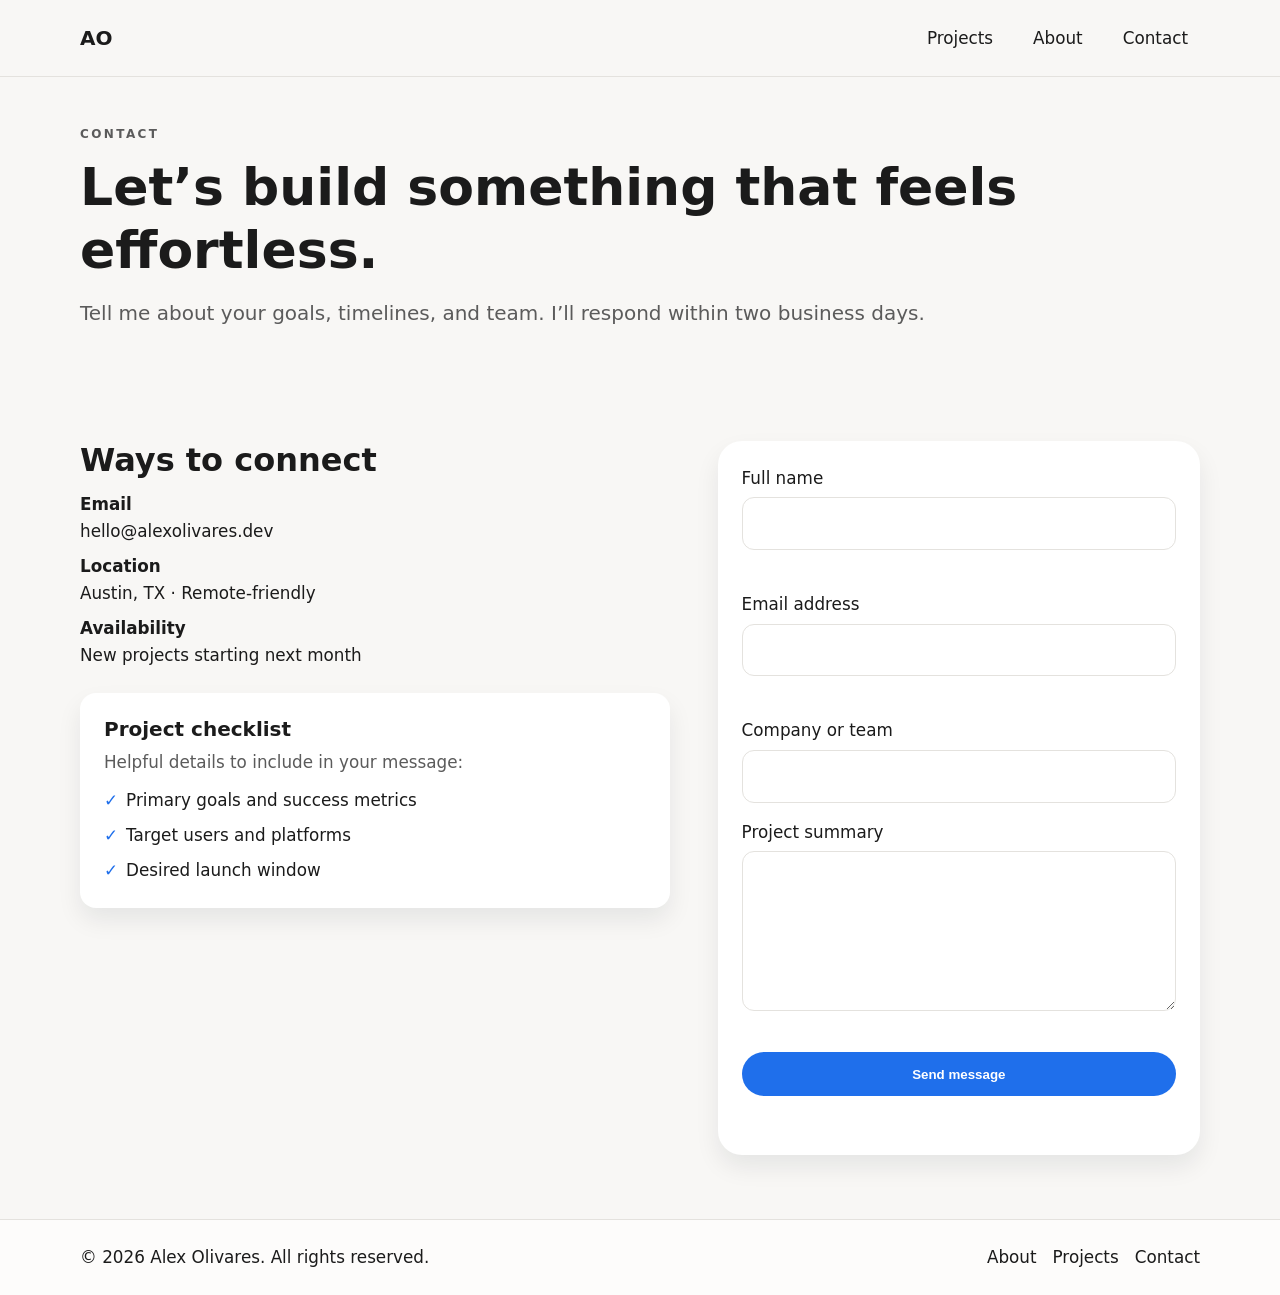
<file: contact/index.html>
<!doctype html>
<html lang="en">
  <head>
    <meta charset="utf-8" />
    <meta name="viewport" content="width=device-width, initial-scale=1" />
    <title>Contact | Alex Olivares</title>
    <meta
      name="description"
      content="Get in touch with Alex Olivares for product design and engineering collaborations."
    />
    <link rel="stylesheet" href="/assets/css/main.css" />
    <script src="/assets/js/main.js" defer></script>
  </head>
  <body>
    <a class="skip-link" href="#main">Skip to content</a>
    <header class="site-header">
      <div class="container header-content">
        <a class="logo" href="/">AO</a>
        <nav class="site-nav" aria-label="Primary">
          <a href="/projects/">Projects</a>
          <a href="/about/">About</a>
          <a href="/contact/">Contact</a>
        </nav>
      </div>
    </header>

    <main id="main">
      <section class="page-hero">
        <div class="container">
          <p class="eyebrow">Contact</p>
          <h1>Let’s build something that feels effortless.</h1>
          <p class="lead">
            Tell me about your goals, timelines, and team. I’ll respond within two business days.
          </p>
        </div>
      </section>

      <section class="section">
        <div class="container contact-grid">
          <div class="contact-details">
            <h2>Ways to connect</h2>
            <ul>
              <li>
                <span class="label">Email</span>
                <a href="mailto:hello@alexolivares.dev">hello@alexolivares.dev</a>
              </li>
              <li>
                <span class="label">Location</span>
                Austin, TX · Remote-friendly
              </li>
              <li>
                <span class="label">Availability</span>
                New projects starting next month
              </li>
            </ul>
            <div class="panel">
              <h3>Project checklist</h3>
              <p class="muted">Helpful details to include in your message:</p>
              <ul class="checklist">
                <li>Primary goals and success metrics</li>
                <li>Target users and platforms</li>
                <li>Desired launch window</li>
              </ul>
            </div>
          </div>

          <form class="contact-form" id="contact-form" novalidate>
            <div class="field">
              <label for="name">Full name</label>
              <input
                id="name"
                name="name"
                type="text"
                autocomplete="name"
                required
                minlength="2"
              />
              <span class="error" data-error-for="name"></span>
            </div>
            <div class="field">
              <label for="email">Email address</label>
              <input
                id="email"
                name="email"
                type="email"
                autocomplete="email"
                required
              />
              <span class="error" data-error-for="email"></span>
            </div>
            <div class="field">
              <label for="company">Company or team</label>
              <input id="company" name="company" type="text" autocomplete="organization" />
            </div>
            <div class="field">
              <label for="message">Project summary</label>
              <textarea
                id="message"
                name="message"
                rows="5"
                minlength="20"
                required
              ></textarea>
              <span class="error" data-error-for="message"></span>
            </div>
            <button class="button primary" type="submit">Send message</button>
            <p class="form-status" role="status" aria-live="polite"></p>
          </form>
        </div>
      </section>
    </main>

    <footer class="site-footer">
      <div class="container footer-content">
        <p>© <span data-year></span> Alex Olivares. All rights reserved.</p>
        <div class="footer-links">
          <a href="/about/">About</a>
          <a href="/projects/">Projects</a>
          <a href="/contact/">Contact</a>
        </div>
      </div>
    </footer>
  </body>
</html>
</file>
<file: assets/css/main.css>
:root {
  color-scheme: light;
  --color-bg: #f8f7f5;
  --color-surface: #ffffff;
  --color-muted: #5b5b5b;
  --color-text: #1b1b1b;
  --color-accent: #1f6feb;
  --color-accent-dark: #1554b8;
  --color-border: #e4e2de;
  --color-highlight: #f0f4ff;
  --shadow-sm: 0 12px 24px rgba(17, 24, 39, 0.08);
  --radius-md: 16px;
  --radius-lg: 24px;
  --space-xs: 0.5rem;
  --space-sm: 0.75rem;
  --space-md: 1rem;
  --space-lg: 1.5rem;
  --space-xl: 2rem;
  --space-2xl: 3rem;
  --max-width: 1120px;
  --font-body: "Inter", "Segoe UI", system-ui, sans-serif;
  --font-display: "Space Grotesk", "Segoe UI", system-ui, sans-serif;
}

* {
  box-sizing: border-box;
  margin: 0;
  padding: 0;
}

body {
  font-family: var(--font-body);
  background: var(--color-bg);
  color: var(--color-text);
  line-height: 1.6;
  font-size: clamp(1rem, 2.5vw, 1.05rem);
}

img {
  max-width: 100%;
  height: auto;
  display: block;
}

a {
  color: inherit;
  text-decoration: none;
}

a:focus-visible,
button:focus-visible,
input:focus-visible,
textarea:focus-visible {
  outline: 3px solid var(--color-accent);
  outline-offset: 3px;
}

.skip-link {
  position: absolute;
  left: -999px;
  top: 0.75rem;
  background: var(--color-accent);
  color: #fff;
  padding: 0.75rem 1.25rem;
  border-radius: 999px;
  z-index: 10;
}

.skip-link:focus {
  left: 1rem;
}

.container {
  width: min(100% - 2rem, var(--max-width));
  margin: 0 auto;
}

.site-header {
  position: sticky;
  top: 0;
  background: rgba(248, 247, 245, 0.95);
  backdrop-filter: blur(8px);
  border-bottom: 1px solid var(--color-border);
  z-index: 5;
}

.header-content {
  display: flex;
  align-items: center;
  justify-content: space-between;
  padding: 1rem 0;
  gap: 1rem;
}

.logo {
  font-family: var(--font-display);
  font-weight: 700;
  font-size: 1.25rem;
}

.site-nav {
  display: flex;
  gap: 1rem;
}

.site-nav a {
  padding: 0.5rem 0.75rem;
  border-radius: 999px;
  font-weight: 500;
  transition: background 0.2s ease;
  min-height: 44px;
  display: inline-flex;
  align-items: center;
}

.site-nav a[aria-current="page"],
.site-nav a:hover {
  background: var(--color-highlight);
}

.hero {
  padding: var(--space-2xl) 0 var(--space-xl);
}

.hero-grid {
  display: grid;
  gap: var(--space-2xl);
}

.eyebrow {
  text-transform: uppercase;
  font-size: 0.75rem;
  letter-spacing: 0.2em;
  font-weight: 600;
  color: var(--color-muted);
  margin-bottom: var(--space-sm);
}

h1,
h2,
h3 {
  font-family: var(--font-display);
  line-height: 1.2;
}

h1 {
  font-size: clamp(2rem, 5vw, 3.25rem);
  margin-bottom: var(--space-md);
}

h2 {
  font-size: clamp(1.5rem, 3vw, 2rem);
  margin-bottom: var(--space-sm);
}

h3 {
  font-size: 1.25rem;
  margin-bottom: var(--space-xs);
}

.lead {
  font-size: clamp(1.05rem, 2.6vw, 1.25rem);
  color: var(--color-muted);
  margin-bottom: var(--space-lg);
}

.hero-actions {
  display: flex;
  flex-wrap: wrap;
  gap: var(--space-sm);
  margin-bottom: var(--space-lg);
}

.button {
  padding: 0.75rem 1.5rem;
  border-radius: 999px;
  font-weight: 600;
  border: 1px solid transparent;
  min-height: 44px;
  display: inline-flex;
  align-items: center;
  justify-content: center;
  transition: transform 0.2s ease, box-shadow 0.2s ease;
}

.button.primary {
  background: var(--color-accent);
  color: #fff;
}

.button.primary:hover {
  background: var(--color-accent-dark);
}

.button.secondary {
  border-color: var(--color-border);
  background: var(--color-surface);
}

.button:hover {
  transform: translateY(-1px);
  box-shadow: var(--shadow-sm);
}

.hero-metrics {
  display: grid;
  grid-template-columns: repeat(auto-fit, minmax(120px, 1fr));
  gap: var(--space-md);
  list-style: none;
  margin-top: var(--space-lg);
}

.hero-metrics strong {
  font-size: 1.5rem;
  display: block;
}

.hero-card {
  background: var(--color-surface);
  border-radius: var(--radius-lg);
  padding: var(--space-lg);
  box-shadow: var(--shadow-sm);
  display: grid;
  gap: var(--space-md);
}

.hero-card img {
  border-radius: var(--radius-md);
  object-fit: cover;
  aspect-ratio: 4 / 3;
}

.tag-list {
  list-style: none;
  display: flex;
  flex-wrap: wrap;
  gap: 0.5rem;
  color: var(--color-muted);
}

.tag-list li {
  background: var(--color-highlight);
  padding: 0.35rem 0.75rem;
  border-radius: 999px;
  font-size: 0.85rem;
}

.section {
  padding: var(--space-2xl) 0;
}

.section-header {
  margin-bottom: var(--space-lg);
}

.grid {
  display: grid;
  gap: var(--space-lg);
}

.cards {
  grid-template-columns: 1fr;
}

.card {
  background: var(--color-surface);
  border-radius: var(--radius-lg);
  overflow: hidden;
  box-shadow: var(--shadow-sm);
  display: grid;
}

.card img {
  height: 200px;
  width: 100%;
  object-fit: cover;
}

.card-body {
  padding: var(--space-lg);
  display: grid;
  gap: var(--space-sm);
}

.text-link {
  font-weight: 600;
  color: var(--color-accent);
}

.text-link:hover {
  text-decoration: underline;
}

.project-meta {
  list-style: none;
  display: grid;
  gap: 0.25rem;
  color: var(--color-muted);
  font-size: 0.95rem;
}

.accent {
  background: var(--color-highlight);
}

.callout {
  display: flex;
  flex-direction: column;
  gap: var(--space-lg);
  align-items: flex-start;
}

.page-hero {
  padding: var(--space-2xl) 0 var(--space-lg);
}

.about-grid {
  display: grid;
  gap: var(--space-2xl);
}

.info-list {
  display: grid;
  gap: var(--space-lg);
  margin-top: var(--space-lg);
}

.info-list ul,
.contact-details ul {
  list-style: none;
  display: grid;
  gap: 0.5rem;
}

.profile-card {
  background: var(--color-surface);
  border-radius: var(--radius-lg);
  padding: var(--space-lg);
  box-shadow: var(--shadow-sm);
  display: grid;
  gap: var(--space-md);
  align-self: start;
}

.profile-card img {
  border-radius: var(--radius-md);
  object-fit: cover;
  aspect-ratio: 4 / 3;
}

.contact-grid {
  display: grid;
  gap: var(--space-2xl);
}

.contact-details .label {
  display: block;
  font-weight: 600;
}

.panel {
  margin-top: var(--space-lg);
  padding: var(--space-lg);
  background: var(--color-surface);
  border-radius: var(--radius-md);
  box-shadow: var(--shadow-sm);
}

.checklist {
  list-style: none;
  display: grid;
  gap: 0.5rem;
  margin-top: var(--space-sm);
}

.checklist li::before {
  content: "✓";
  margin-right: 0.5rem;
  color: var(--color-accent);
}

.contact-form {
  background: var(--color-surface);
  border-radius: var(--radius-lg);
  padding: var(--space-lg);
  box-shadow: var(--shadow-sm);
  display: grid;
  gap: var(--space-md);
}

.field {
  display: grid;
  gap: 0.35rem;
}

input,
textarea {
  padding: 0.75rem 0.9rem;
  border-radius: 0.75rem;
  border: 1px solid var(--color-border);
  font: inherit;
  background: #fff;
}

input:focus,
textarea:focus {
  border-color: var(--color-accent);
}

.error {
  color: #c62828;
  font-size: 0.85rem;
  min-height: 1.2rem;
}

.form-status {
  color: var(--color-muted);
  min-height: 1.2rem;
}

.site-footer {
  border-top: 1px solid var(--color-border);
  padding: var(--space-lg) 0;
  background: #fdfcfb;
}

.footer-content {
  display: flex;
  flex-direction: column;
  gap: var(--space-sm);
  align-items: flex-start;
}

.footer-links {
  display: flex;
  gap: var(--space-md);
  flex-wrap: wrap;
}

.muted {
  color: var(--color-muted);
}

@media (min-width: 768px) {
  .hero-grid {
    grid-template-columns: 1.1fr 0.9fr;
    align-items: center;
  }

  .cards {
    grid-template-columns: repeat(2, 1fr);
  }

  .callout {
    flex-direction: row;
    align-items: center;
    justify-content: space-between;
  }

  .about-grid,
  .contact-grid {
    grid-template-columns: 1.1fr 0.9fr;
    align-items: start;
  }

  .footer-content {
    flex-direction: row;
    justify-content: space-between;
    align-items: center;
  }
}

@media (min-width: 1024px) {
  .cards {
    grid-template-columns: repeat(3, 1fr);
  }

  .section {
    padding: 4rem 0;
  }
}

@media (prefers-reduced-motion: reduce) {
  * {
    scroll-behavior: auto !important;
    transition: none !important;
  }
}
</file>
